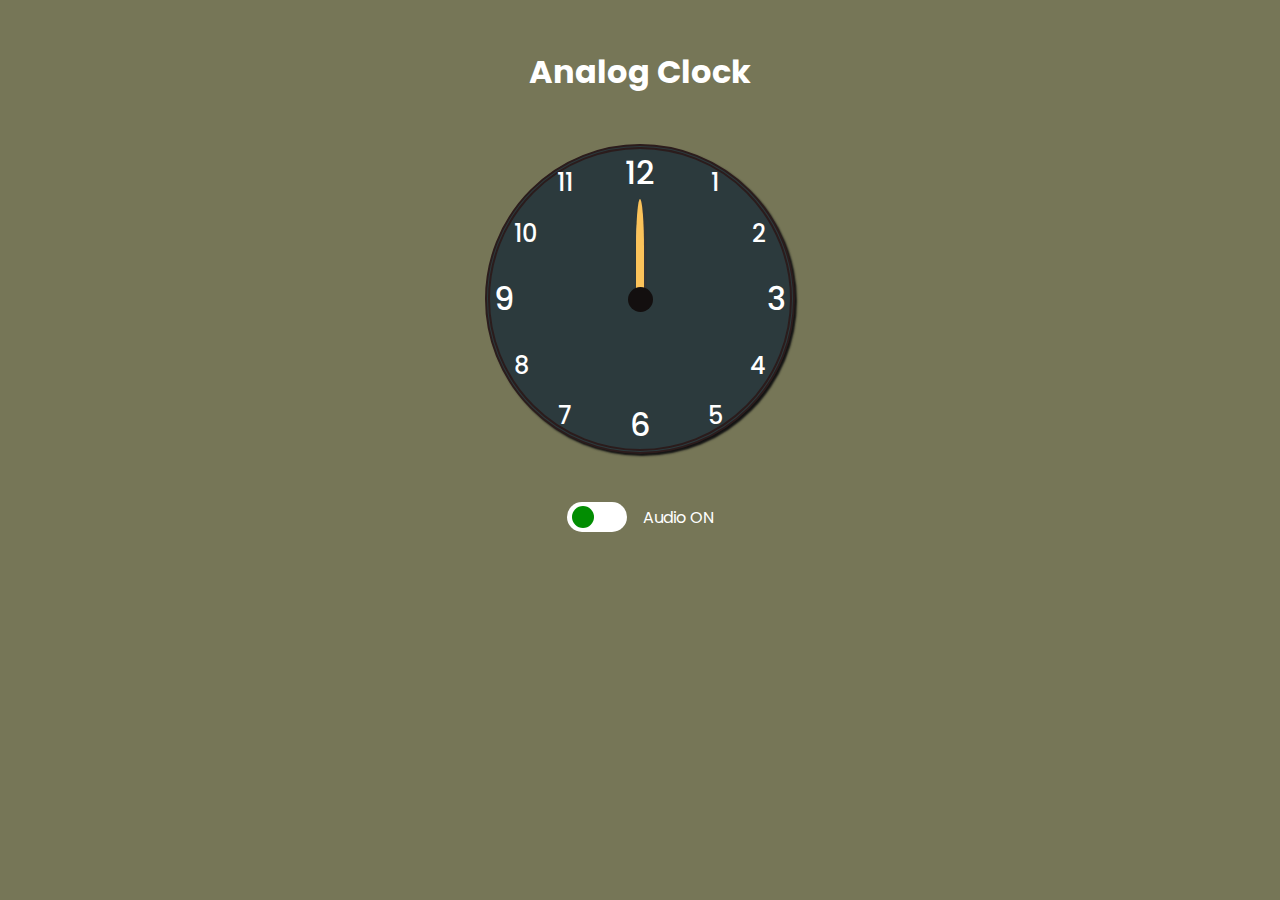
<file: Analog Watch/index.html>
<!DOCTYPE html>
<html lang="en">
<head>
    <meta charset="UTF-8">
    <meta http-equiv="X-UA-Compatible" content="IE=edge">
    <meta name="viewport" content="width=device-width, initial-scale=1.0">
    <title>Analog Watch</title>
    <script src="./script.js" defer></script>
    <link rel="preconnect" href="https://fonts.googleapis.com">
    <link rel="preconnect" href="https://fonts.gstatic.com" crossorigin>
    <link href="https://fonts.googleapis.com/css2?family=Poppins:wght@400;500;600;700&display=swap" rel="stylesheet">
    <link rel="stylesheet" href="style.css">
</head>
<body>
        <h1>Analog Clock</h1>
        <div class="main-container">
            <div class="numbers">
                <div class="twelve main">12</div>
                <div class="one">1</div>
                <div class="two">2</div>
                <div class="three main">3</div>
                <div class="four">4</div>
                <div class="five">5</div>
                <div class="six main">6</div>
                <div class="seven">7</div>
                <div class="eight">8</div>
                <div class="nine main">9</div>
                <div class="ten">10</div>
                <div class="eleven">11</div>
            </div>
            <div class="arrows">
                <div class="hours"></div>
                <div class="minutes"></div>
                <div class="seconds"></div>
            </div>
        </div>
        <div class="on-off-button">
            <div class="toggle">
                <div class="toggle-button"></div>
            </div>
            <div>Audio <span class="on-off-text">ON</span></div>
        </div>
</body>
</html>
</file>
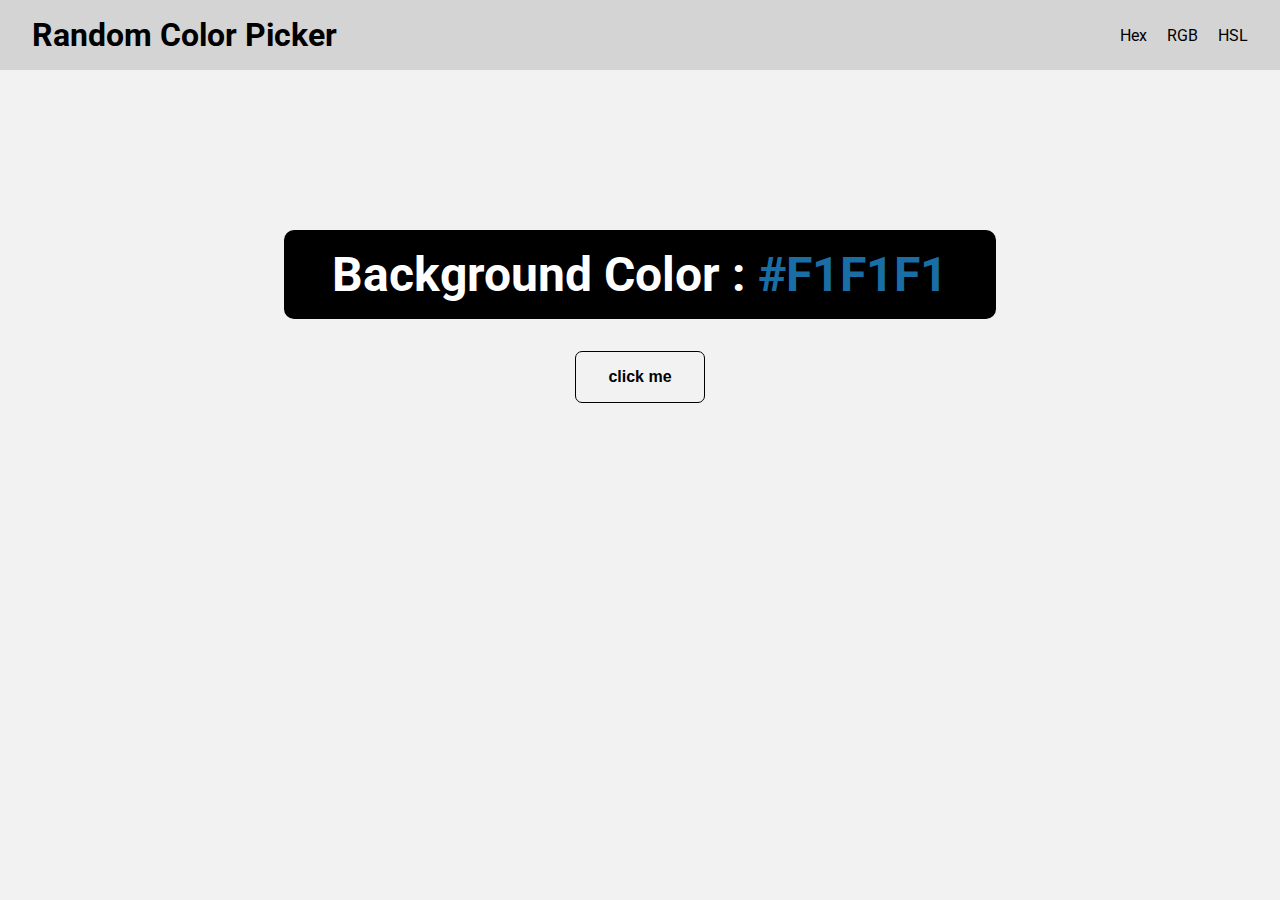
<file: Random Color Picker/index.html>
<!DOCTYPE html>
<html lang="en">
<head>
    <meta charset="UTF-8">
    <meta http-equiv="X-UA-Compatible" content="IE=edge">
    <meta name="viewport" content="width=device-width, initial-scale=1.0">
    <title>Random Color Picker</title>
    <link rel="stylesheet" href="./style.css">
</head>
<body>
    <nav>
        <h1>Random Color Picker</h1>
        <ul>
            <li>
                <a href="index.html">Hex</a>
            </li>
            <li>
                <a href="rgb.html">RGB</a>
            </li>
            <li>
                <a href="hsl.html">HSL</a>
            </li>
        </ul>
    </nav>
    <main>
        <h1 class="background">Background Color : <span id="color">#F1F1F1</span></h1>
        <button class="btn">click me</button>
    </main>
    <script src="./hex.js"></script>
</body>
</html>
</file>
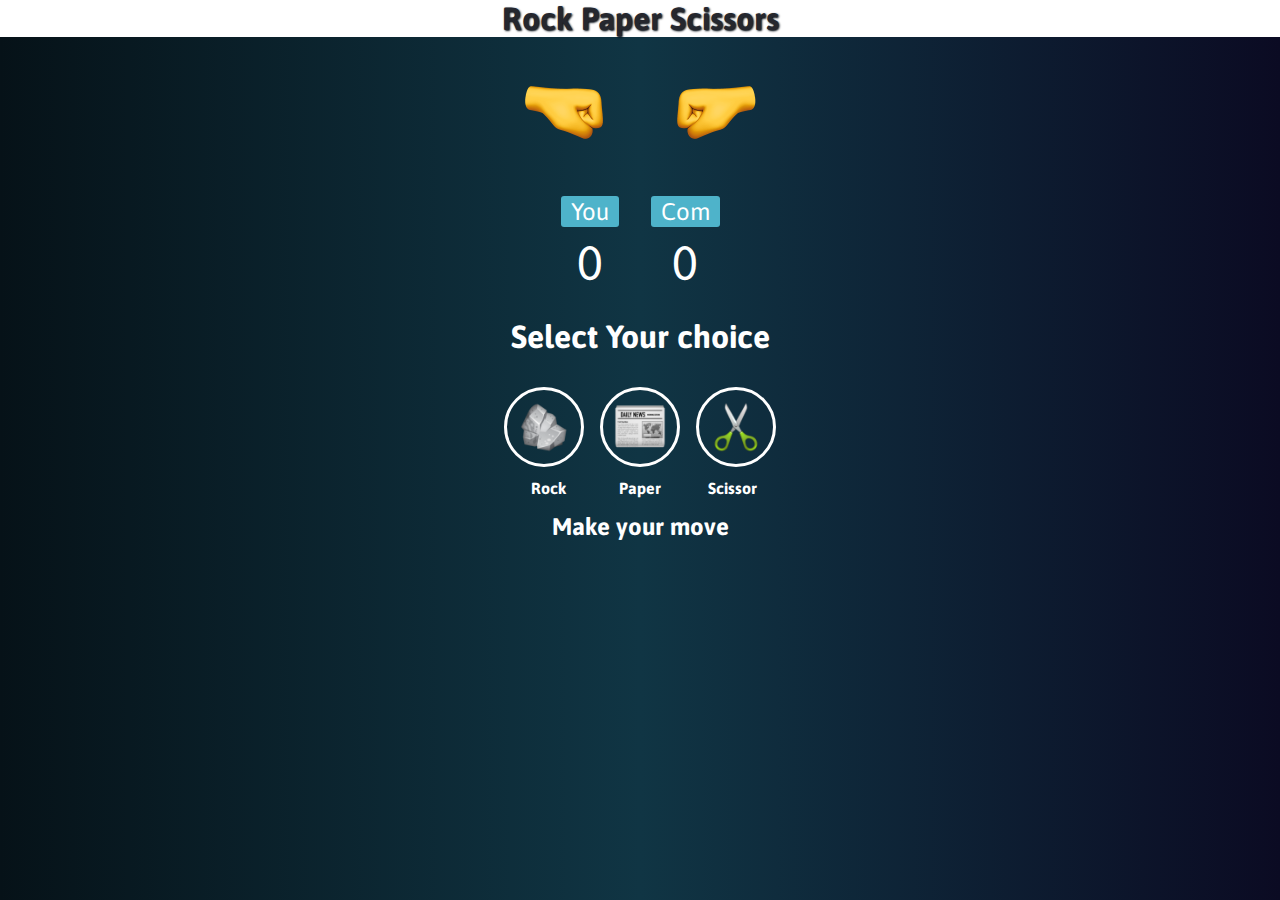
<file: Rock-Paper-Scissors/index.html>
<!DOCTYPE html>
<html lang="en">

<head>
    <meta charset="UTF-8">
    <meta http-equiv="X-UA-Compatible" content="IE=edge">
    <meta name="viewport" content="width=device-width, initial-scale=1.0">
    <title>Rock Paper Scissors Game</title>
    <link rel="stylesheet" href="./styles.css">
    <link rel="stylesheet" href="./utility.css">
    <script src="./app.js" defer></script>
</head>

<body>
    <header>
        <h1>Rock Paper Scissors</h1>
    </header>
    <div class="default">
        <div class="default-emoji-con user-selected">
            <img id="left-emoji" class="default-emoji" src="./img/righthand.png" alt="">
        </div>
        <div class="default-emoji-con computer-selected">
            <img id="right-emoji" class="default-emoji" src="./img/lefthand.png" alt="">
        </div>
    </div>
    <div class="score-board flex">
        <div>
            <div id="user-label" class="badge">You</div>
            <div id="user-score">0</div>
        </div>

        <div>
            <div id="computer-label" class="badge">Com</div>
            <div id="computer-score">0</div>
        </div>
    </div>
    <div class="result">
        <p>Select Your choice</p>
    </div>

    <div class="choices">
        <div id="rock" class="choice" data-name='rock'>
            <img src="./img/rock.png" alt="choice">
        </div>
        <div id="paper" class="choice" data-name='paper'>
            <img src="./img/paper.png" alt="choice">
        </div>
        <div id="scissor" class="choice" data-name='scissors'>
            <img src="./img/scissors.png" alt="choice">
        </div>
    </div>
    <div class="captions">
        <p>Rock</p>
        <p>Paper</p>
        <p>Scissor</p>
    </div>
    <div id="action-message">Make your move</div>
</body>

</html>
</file>
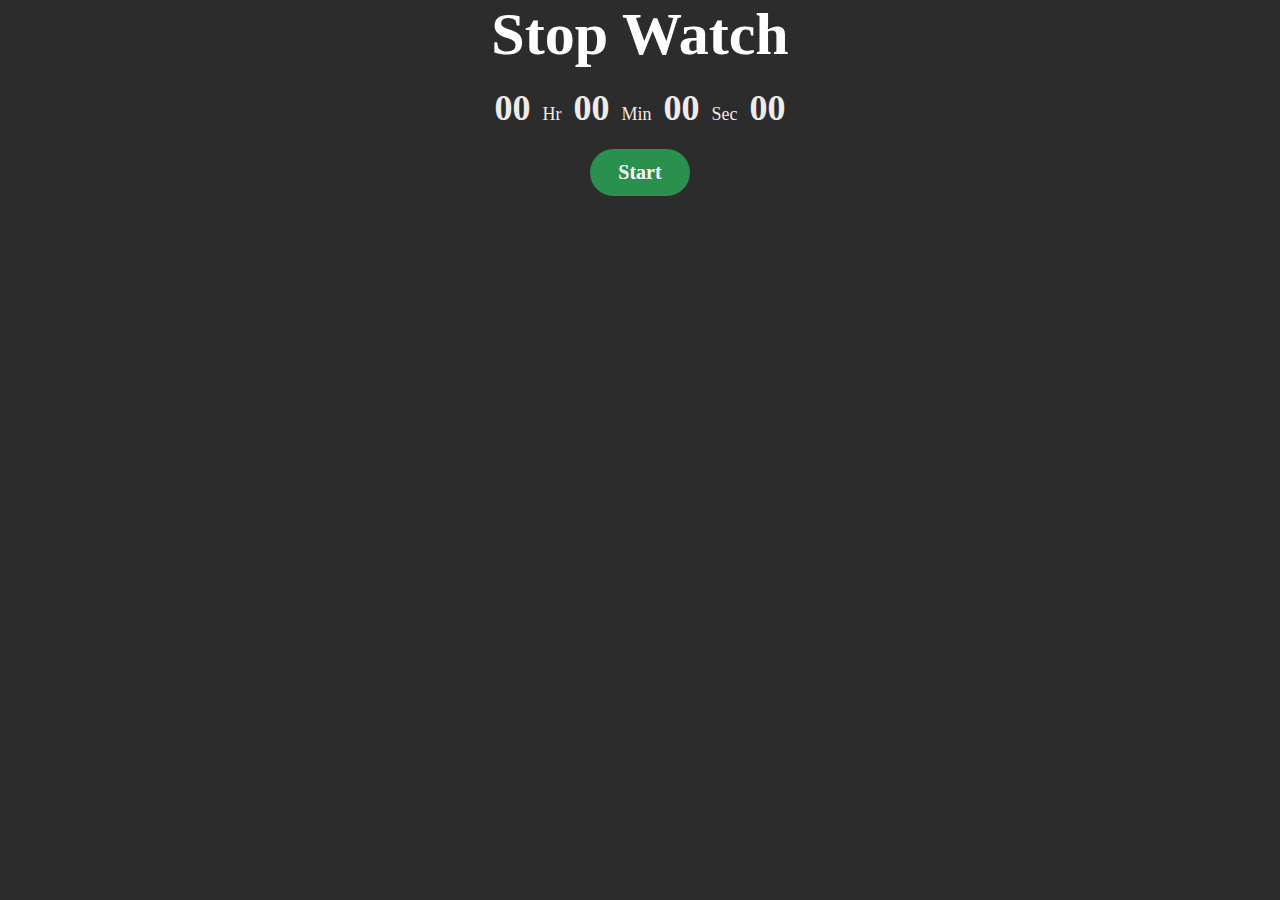
<file: StopWatch/index.html>
<!DOCTYPE html>
<html lang="en">

<head>
    <meta charset="UTF-8">
    <meta http-equiv="X-UA-Compatible" content="IE=edge">
    <meta name="viewport" content="width=device-width, initial-scale=1.0">
    <title>Stop Watch</title>
    <link rel="stylesheet" href="./style.css">
</head>

<body>
    <div class="container">
        <h1 class="main-heading">Stop Watch</h1>
        <div class="time-container">
            <span class="time" id="hr">00</span>
            <span class="text">Hr</span>
            <span class="time" id="min">00</span>
            <span class="text">Min</span>
            <span class="time" id="sec">00</span>
            <span class="text">Sec</span>
            <span class="time" id="count">00</span>
        </div>
        <div class="lap-time-container">
            <span class="lap-time" id="lHr">00</span>
            <span>.</span>
            <span class="lap-time" id="lMin">00</span>
            <span>.</span>
            <span class="lap-time" id="lSec">00</span>
            <span>.</span>
            <span class="lap-time" id="lCount">00</span>
        </div>
        <div class="lap-tb-heading-container">
            <table class="lap-table-heading">
                <tr class="tr-heading">
                    <td>Lap</td>
                    <td>Lap times</td>
                    <td>Overall time</td>
                </tr>
            </table>
        </div>
        <hr>
        <div class="lap-txt-container">
            <table id="table-content">
            </table>
        </div>
        <div class="btn-container">
            <button class="btn" id="lap" onclick="lap()">Lap</button>
            <button class="btn" id="start">Start</button>
            <button class="btn" id="stop">Stop</button>
            <button class="btn" id="reset">Reset</button>
            <button class="btn" id="resume">Resume</button>
        </div>
    </div>
    <script src="./script.js"></script>
</body>

</html>
</file>
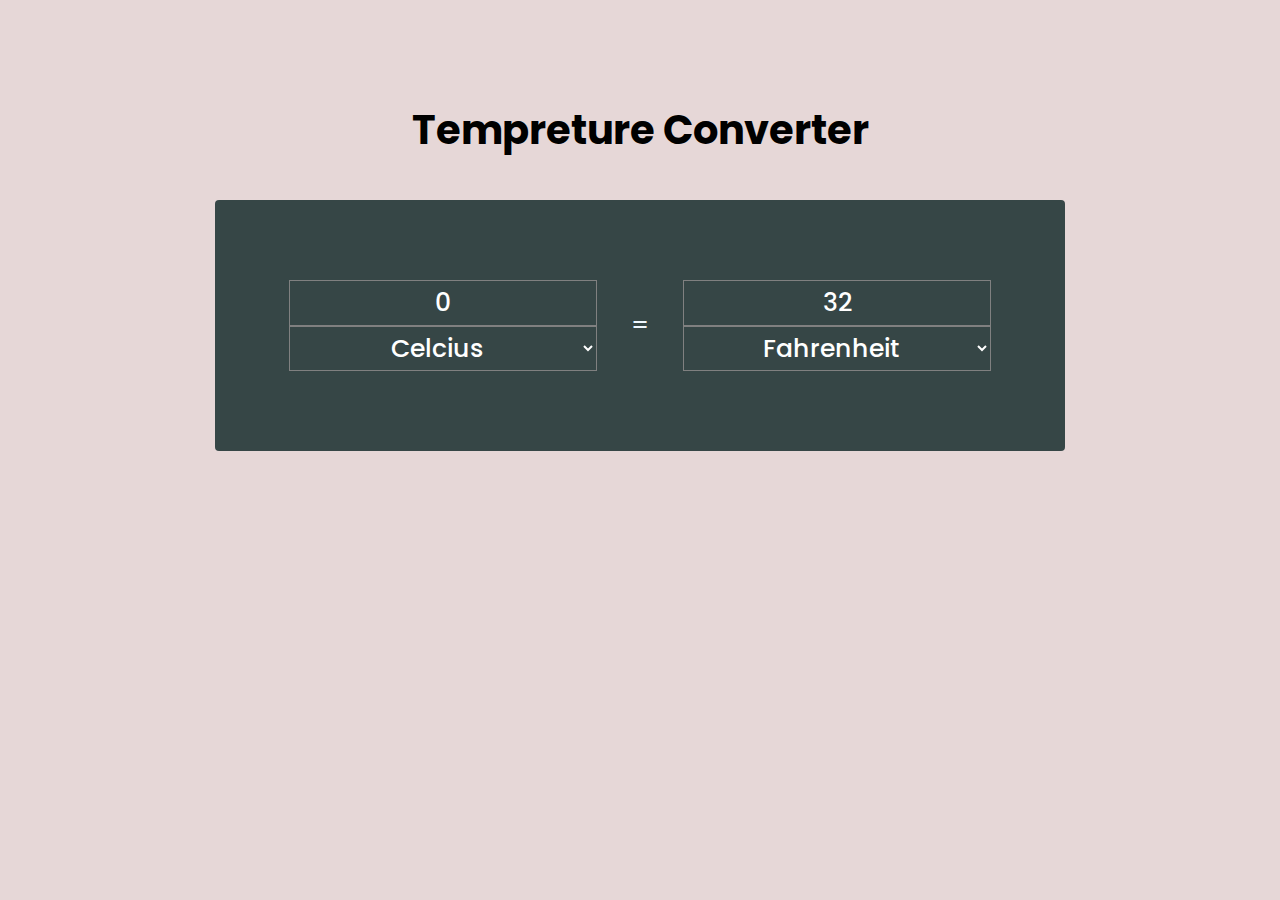
<file: Tempreture Converter/index.html>
<!DOCTYPE html>
<html lang="en">

<head>
    <meta charset="UTF-8">
    <meta http-equiv="X-UA-Compatible" content="IE=edge">
    <meta name="viewport" content="width=device-width, initial-scale=1.0">
    <title>Tempreture Converter</title>
    <script defer src="./script.js"></script>
    <link rel="stylesheet" href="style.css">
</head>

<body>
    <div class="main-container">
        <h1>Tempreture Converter</h1>
        <div id="container">
            <div class="input-div">
                <input class="input-set" type="number" value="0" id="left"><br>
                <select class="input-set" name="temperature1" id="select_1">
                    <option selected>Celcius</option>
                    <option>Fahrenheit</option>
                    <option>Kelvin</option>
                </select>
            </div>
            <span> = </span>
            <div class="input-div">
                <input class="input-set" type="number" value="32" id="right"><br>
                <select class="input-set" name="temperature2" id="select_2">
                    <option>Celcius</option>
                    <option selected>Fahrenheit</option>
                    <option>Kelvin</option>
                </select>
            </div>
        </div>
    </div>
</body>

</html>
</file>
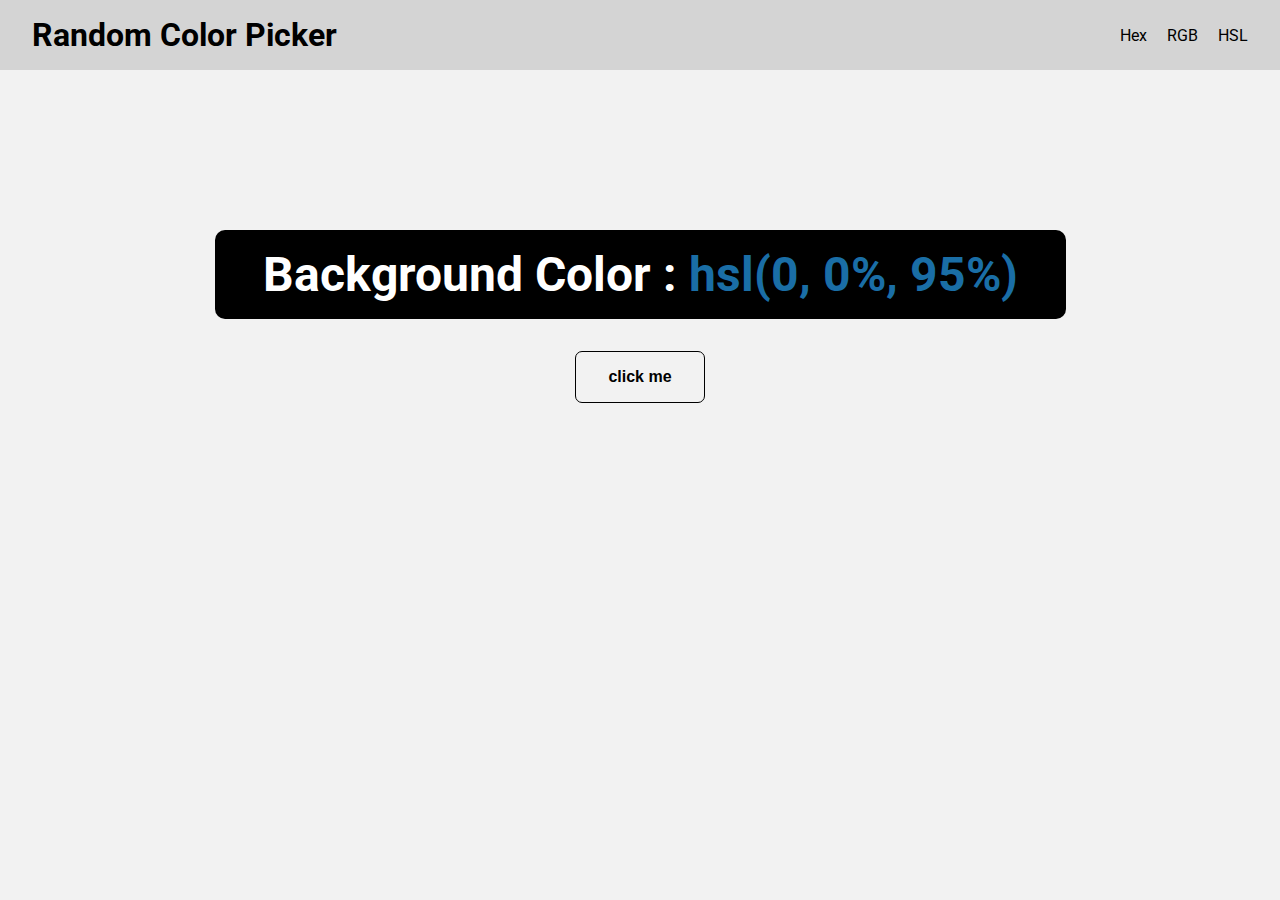
<file: Random Color Picker/hsl.html>
<!DOCTYPE html>
<html lang="en">

<head>
    <meta charset="UTF-8">
    <meta http-equiv="X-UA-Compatible" content="IE=edge">
    <meta name="viewport" content="width=device-width, initial-scale=1.0">
    <title>Random Color Picker</title>
    <link rel="stylesheet" href="./style.css">
</head>

<body>
    <nav>
        <h1>Random Color Picker</h1>
        <ul>
            <li>
                <a href="index.html">Hex</a>
            </li>
            <li>
                <a href="rgb.html">RGB</a>
            </li>
            <li>
                <a href="hsl.html">HSL</a>
            </li>
        </ul>
    </nav>
    <main>
        <h1 class="background">Background Color : <span id="color">hsl(0, 0%, 95%)</span></h1>
        <button class="btn">click me</button>
    </main>
    <script src="./hsl.js"></script>
</body>

</html>
</file>
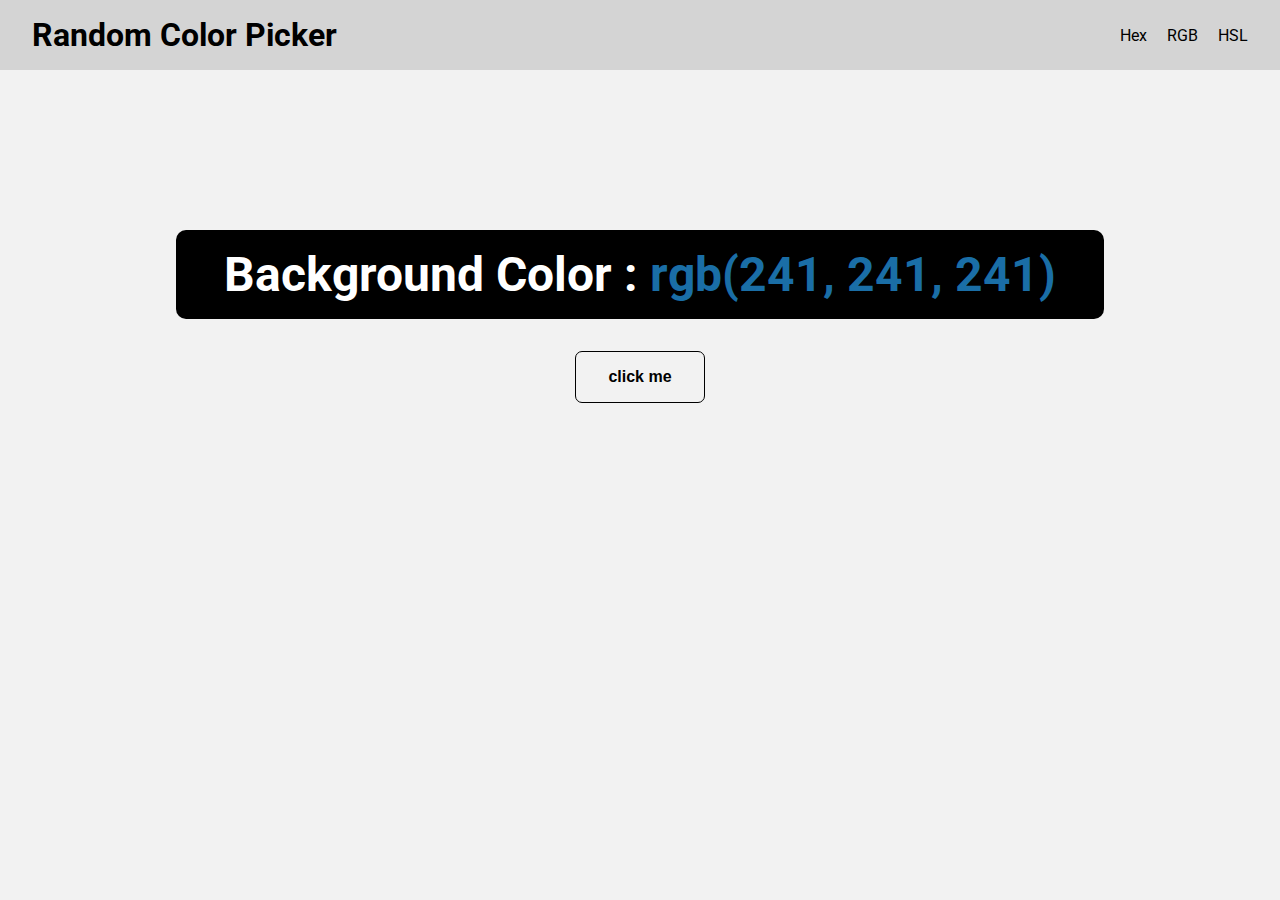
<file: Random Color Picker/rgb.html>
<!DOCTYPE html>
<html lang="en">

<head>
    <meta charset="UTF-8">
    <meta http-equiv="X-UA-Compatible" content="IE=edge">
    <meta name="viewport" content="width=device-width, initial-scale=1.0">
    <title>Random Color Picker</title>
    <link rel="stylesheet" href="./style.css">
</head>

<body>
    <nav>
        <h1>Random Color Picker</h1>
        <ul>
            <li>
                <a href="index.html">Hex</a>
            </li>
            <li>
                <a href="rgb.html">RGB</a>
            </li>
            <li>
                <a href="hsl.html">HSL</a>
            </li>
        </ul>
    </nav>
    <main>
        <h1 class="background">Background Color : <span id="color">rgb(241, 241, 241)</span></h1>
        <button class="btn">click me</button>
    </main>
    <script src="./rgb.js"></script>
</body>

</html>
</file>
<file: Analog Watch/style.css>
::after, ::before, * {
    padding: 0;
    margin: 0;
    font-family: 'Poppins', sans-serif;
}

body {
    text-align: center;
    background-color: rgb(118, 118, 87);
    color: #fff;
    width: 100%;
    height: 100vh;
    display: flex;
    flex-direction: column;
}

h1 {
    color: #ffffff;
    margin: 3rem auto 2rem;
}
.main-container {
    margin: 1rem auto;
    position: relative;
    width: 300px;
    height: 300px;
    background-color: #2c3a3d;
    border-radius: 50%;
    border: 5px double rgb(43, 28, 28);
    box-shadow: 2px 2px 2px rgb(19, 19, 19);
}

.numbers > div {
    font-size: 1.5rem;
    position: absolute;
    font-weight: 500;
}

.numbers .main {
    font-size: 2rem;
}

.numbers .twelve {
    left: 50%;
    transform: translateX(-50%);
}

.numbers .one {
    top: 16px;
    left: 75%;
    transform: translateX(-50%);
}

.numbers .two {
    right: 24px;
    top: 28%;
    transform: translateY(-50%);
}

.numbers .three {
    right: 4px;
    top: 50%;
    transform: translateY(-50%);
}
.numbers .four {
    bottom: 22%;
    right: 16px;
    transform: translateX(-50%);
}

.numbers .five {
    right:25%;
    bottom: 16px;
    transform: translateX(50%);
}
.numbers .six {
    bottom: 0;
    left: 50%;
    transform: translateX(-50%);
}

.numbers .seven {
    right: 75%;
    bottom: 16px;
    transform: translateX(50%);
}

.numbers .eight {
    bottom: 22%;
    left: 16px;
    transform: translateX(50%);
}

.numbers .nine {
    left: 4px;
    top: 50%;
    transform: translateY(-50%);
}

.numbers .ten {
    bottom: 72%;
    left: 24px;
    transform: translateY(50%);
}

.numbers .eleven {
    right: 75%;
    top: 16px;
    transform : translateX(50%)
}

.arrows {
    height: 100%;
    width: 100%;
    display: flex;
    justify-content: center;
    align-items: center;
}

.arrows::before {
    content: '';
    width: 25px;
    height: 25px;
    background-color: #130f0f;
    border-radius: 50%;
    z-index: 10;
}

.arrows div {
    width: 8px;
    height: 90px;
    background-color: #FFF;
    position: absolute;
    bottom: 50%;
    border-radius: 50% 50% 0 0;
    transform-origin: bottom center;
    z-index: 3;
    box-shadow: 1px 1px 2px rgb(57, 54, 54);
}

.arrows .hours {
    height: 70px;
}

.arrows .seconds {
    z-index: 3;
    background-color: rgb(251, 195, 90);
    height: 100px;
}

.on-off-button {
    display: flex;
    justify-content: center;
    align-items: center;
    gap: 1rem;
    margin: 2rem auto 0;
}

.on-off-button .toggle {
    width: 60px;
    height: 30px;
    background-color: white;
    border-radius: 35px;
    position: relative;
    cursor: pointer;
}
.on-off-button .toggle .toggle-button {
    width: 22px;
    height: 22px;
    background-color: rgb(2, 141, 2);
    border-radius: 50%;
    position: absolute;
    top: 50%;
    left: 5px;
    transform: translateY(-50%);
    transition: 0.3s;
}

.on-off-button .toggle .not-active {
    left: 33px;
    background-color: red;
}
</file>
<file: Random Color Picker/style.css>
@import url('https://fonts.googleapis.com/css2?family=Roboto&display=swap');

* {
    margin: 0;
    padding: 0;
    box-sizing: border-box;
}

body {
    font-family: "Roboto", sans-serif;
    background-color: hsl(0, 0%, 95%);
}

nav {
    display: flex;
    padding: 1em 2em;
    align-items: center;
    justify-content: space-between;
    background-color: #d4d4d4;
}
 nav h1 {
    font-size: 2em;
 }
nav ul {
    list-style-type: none;
    display: flex;
    gap: 20px;
    align-items: center;
}
main {
    display: grid;
    place-content: center;
    gap: 2rem;
    padding-top: 10rem;
}

.background {
    background-color: #000000;
    color: #fff;
    padding: 1rem 3rem;
    font-size: 3rem;
    border-radius: 10px;
    width: 100%;
}

li a {
    text-decoration: none;
    color: #000;
}
li a:visited {
 color: #000;
}
li a:active {
    color: #de4848;
}

#color {
    color: #1a6ea6;
}

.btn {
    width: fit-content;
    margin-inline: auto;
    padding: 1em 2em;
    border-radius: 7px;
    border: 1px solid black;
    font-size: 1em;
    font-weight: 600;
    background-color: inherit;
}
.btn:active {
    background-color: #000;
    color: #fff;
}
</file>
<file: Rock-Paper-Scissors/styles.css>
@import url('https://fonts.googleapis.com/css2?family=Asap:wght@400;500;700&display=swap');

/* Some basic settings */
* {
    margin: 0;
    padding: 0;
    box-sizing: border-box;
    font-family: Asap, sans-serif;
}

/* Main Styling */

body {
    background-image: linear-gradient(to left,#0b0b23,#103544,#061218);
}

header {
    background-color: #fff;
}

header>h1 {
    color: #25272E;
    text-align: center;
    text-shadow: 1px 1px 2px rgb(5, 14, 22);
}


.default {
    margin-top: 1rem;
    display: flex;
    justify-content: center;
    align-items: center;
    gap: 3rem;
}

.default-emoji {
    width: 80px;
}

.default-emoji-con {
    padding: 0.75rem;
}

.score-board {
    margin: 1rem auto .5rem;
    color: #fff;
    font-size: 2rem;
    border-radius: 5px;
    text-align: center;
    padding: 20px 0;
}

.badge {
    background-color: #4eb3ca;
    color: #fff;
    padding: 2px 10px;
    font-size: 1.5rem;
    border-radius: 3px;
}


.result {
    font-size: 1.5rem;
    color: #fff;
}

.result>p {
    text-align: center;
    font-weight: bold;
}

.choices {
    margin: 2rem 0 0.75rem;
    text-align: center;
    display: grid;
    grid-template-columns: repeat(3, 80px);
    grid-template-rows: 80px;
    justify-content: center;
    place-content: center;
    gap: 1rem;
}

.choice {
    border: 3px solid #fff;
    border-radius: 50%;
    display: flex;
    padding: .25rem;
    font-size: 3rem;
    justify-content: center;
    align-items: center;
    transition: all 0.4s ease-in-out;
}

.choice:hover {
    cursor: pointer;
    transform: scale(1.1);
}

img[alt="choice"] {
    width: 80%;
}

.captions {
    display: grid;
    grid-template-columns: repeat(3, 80px);
    place-content: center;
    text-align: center;
    gap: .75rem;
    color: #fff;
    font-size: 1rem;
    font-weight: bold;
}

#action-message {
    font-size: 1.5rem;
    color: #fff;
    font-weight: bold;
    text-align: center;
    margin-top: 1rem;
}

.green-glow {
    border: 3px solid #4dcc7d;
    box-shadow: 0 0 5px #31b43a;
}

.red-glow {
    border: 3px solid #fc121b;
    box-shadow: 0 0 5px #d01115;
}

.gray-glow {
    border: 3px solid #464647;
    box-shadow: 0 0 5px #25292b;
}

.move {
    animation-name: updown;
    position: relative;
    animation-duration: .3s;
    animation-direction: alternate;
    animation-timing-function: ease;
    animation-iteration-count: infinite;
}

@keyframes updown {
    0% {
        top: 15px;
    }

    50% {
        top: 10px;
    }

    100% {
        top: 0px;
    }
}

.winning-glow {
    border-radius: 50%;
    border: 2px solid #4dcc7d;
    box-shadow: 0 0 5px #31b43a;
}

.losing-glow {
    border-radius: 50%;
    border: 2px solid #fc121b;
    box-shadow: 0 0 5px #d01115;
}

.draw-glow {
    border-radius: 50%;
    border: 2px solid #fff;
    box-shadow: 0 0 5px #25292b;
}

@media (min-width: 750px) {
    .result {
        font-size: 2rem;
    }
    .badge {
        margin-bottom: 0.5rem;
    }
    #user-score, #computer-score {
        font-size: 3rem;
    }
}
</file>
<file: Rock-Paper-Scissors/utility.css>
.flex {
    display: flex;
    justify-content: center;
    align-items: center;
    gap: 2rem;
}
</file>
<file: StopWatch/style.css>
* {
    margin: 0;
    padding: 0;
    box-sizing: border-box;
    font-family: cursive;
    /* border: 1px solid; */
}

html {
    font-size: 1rem;
}

body {
    background-color: #2c2c2c;
    color: #ffffff;
}

.container {
    width: fit-content;
    margin: auto auto;
    text-align: center;
    max-width: 750px;
}

.main-heading {
    margin: 1rem auto 2rem;
    color: #ffffff;
    font-size: 2.5rem;
}

/* ------------ Main Time Container ---------- */

.time-container {
    color: #eeebeb;
}

.time {
    font-size: 1.5rem;
    font-weight: bold;
    display: inline-block;
    width: 2rem;
}

.text {
    font-size: .75rem;
}

/* ---------- Lap Time Container------------- */

.lap-time-container {
    margin: 0 auto;
}

.lap-time {
    font-size: 1rem;
    font-weight: bold;
    color: #bab7b7;
    display: inline-block;
    width: 1.25rem;
}

.lap-tb-heading-container {
    text-align: center;
    margin: 1rem auto 0;
}

hr {
    margin: 1rem auto;
    border: 1px solid gray;
    height: 1px;
}

.lap-table-heading {
    text-align: center;
    margin: 0 auto 0;
}

.lap-txt-container {
    text-align: center;
    margin: 0.5rem auto 0;
    height: 35vh;
    overflow: auto;
}

#table-content {
    margin: 0 auto;
}

.lap-txt-container::-webkit-scrollbar {
    display: none;
}

.tr-heading {
    font-size: 1.25rem;
}

td {
    width: 120px;
    height: auto;
    text-align: center;
    padding: .5rem 0;
}

tr td:first-child {
    width: 50px;
}

.tr-data:nth-child(odd) {
    background-color: rgb(80, 80, 84);
}

.tr-data:nth-child(even) {
    background-color: #2d332d;
}

.tr-data:hover {
    opacity: 0.5;
    cursor: pointer;
    transition: all 0.2s ease;
}

table {
    border-collapse: collapse;
}

/* ----------- Button Container Section ------------- */

.btn-container {
    width: 100%;
    z-index: 1;
    text-align: center;
    margin: 20px auto;
    display: flex;
    gap: 3rem;
}

.btn {
    padding: .5rem;
    margin: 0 auto;
    font-size: 20px;
    width: 100px;
    font-weight: bold;
    border: none;
    border-radius: 25px;
    cursor: pointer;
}

.btn:hover {
    opacity: 0.60;
    transition: all 0.5s ease;
}

#start {
    background-color: #29914d;
    color: #ffffff;
}

#stop {
    background-color: #dada43;
}

#reset {
    background-color: #9c2f2f;
    color: #ffffff;
}

/* ------------ Displaying None ------------  */

#start,
#stop,
#reset,
#resume,
#lap,
.lap-time-container,
.lap-tb-heading-container,
.lap-txt-container,
hr {
    display: none;
}

@media screen and (min-width:800px) {
    html {
        font-size: 1.5rem;
    }

    .main-heading {
        margin: 0 auto .75rem;
    }

    .lap-time {
        font-size: 1rem;
        font-weight: bold;
    }

    .lap-time-container {
        margin: 0 auto 0;
        /* padding: 0.5rem; */
    }

    .lap-txt-container {
        height: 40vh;
    }

    hr {
        margin: .5rem auto;
        width: 100%;
        border-color: gray;

    }

    td {
        width: 220px;
        height: auto;
        text-align: center;
        padding: 0.25rem;
    }

    tr td:first-child {
        width: 100px;
    }

}
</file>
<file: Tempreture Converter/style.css>
@import url('https://fonts.googleapis.com/css2?family=Poppins:wght@400;500;600;700&display=swap');

* {
    padding: 0;
    margin: 0;
    box-sizing: border-box;
    font-family: 'Poppins', sans-serif;
}

html {
    font-size: 1.25rem;
}

body {
    text-align: center;
    background-color: #e6d7d7;
    overflow-y: hidden;
}

.main-container {
    width: 80%;
    margin: 5rem auto;
    max-width: 850px;
}

#container {
    background-color: #364646;
    border-radius: 4px;
    color: aliceblue;
    padding: 1rem 0;
}

h1 {
    font-size: 1.25rem;
    margin-bottom: 2rem;
}

.input-div {
    width: 70%;
    margin: 0 auto;
}

input::-webkit-outer-spin-button,
input::-webkit-inner-spin-button {
    display: none;
}

.input-set {
    width: 100%;
    padding: .15rem 0;
    text-align: center;
    background-color: #364646;
    color: #ffffff;
    font-size: .95rem;
    font-weight: 600;
    border: 1px solid gray;
    outline: none;
}
span {
    font-size: 1.25rem;
}

@media screen and (min-width:749px){
    #container {
        display: flex;
        justify-content: center;
        padding: 4rem 2rem;
    }
    h1 {
        font-size: 2rem;
    }
    span {
        align-self: center;
    }
    .input-div {
        width: 40%;
    }
    .input-set {
        font-size: 1.25rem;
        font-weight: 500;
    }
}
</file>
